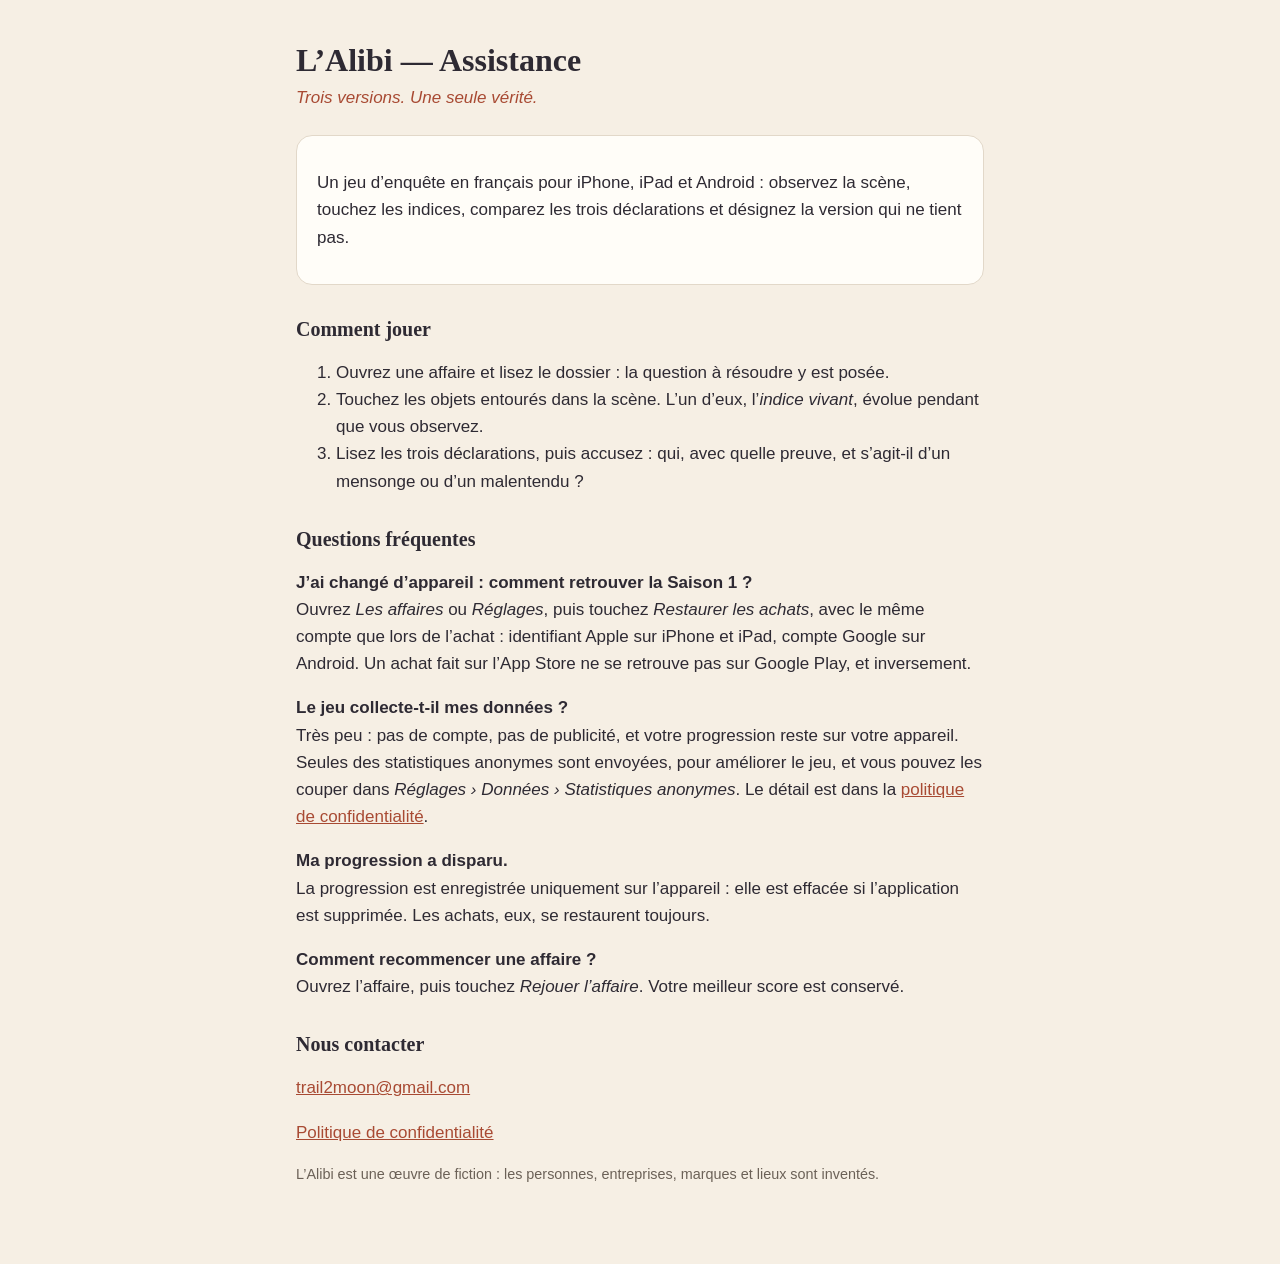
<file: index.html>
<!doctype html>
<html lang="fr">
<head>
  <meta charset="utf-8">
  <meta name="viewport" content="width=device-width, initial-scale=1">
  <title>L’Alibi — Assistance</title>
  <link rel="stylesheet" href="style.css">
</head>
<body>
<main>
  <h1>L’Alibi — Assistance</h1>
  <p class="tagline">Trois versions. Une seule vérité.</p>

  <div class="card">
    <p>Un jeu d’enquête en français pour iPhone, iPad et Android : observez la scène, touchez les indices, comparez les trois déclarations et désignez la version qui ne tient pas.</p>
  </div>

  <h2>Comment jouer</h2>
  <ol>
    <li>Ouvrez une affaire et lisez le dossier : la question à résoudre y est posée.</li>
    <li>Touchez les objets entourés dans la scène. L’un d’eux, l’<em>indice vivant</em>, évolue pendant que vous observez.</li>
    <li>Lisez les trois déclarations, puis accusez : qui, avec quelle preuve, et s’agit-il d’un mensonge ou d’un malentendu ?</li>
  </ol>

  <h2>Questions fréquentes</h2>
  <p><strong>J’ai changé d’appareil : comment retrouver la Saison 1 ?</strong><br>
  Ouvrez <em>Les affaires</em> ou <em>Réglages</em>, puis touchez <em>Restaurer les achats</em>, avec le même compte que lors de l’achat : identifiant Apple sur iPhone et iPad, compte Google sur Android. Un achat fait sur l’App Store ne se retrouve pas sur Google Play, et inversement.</p>
  <p><strong>Le jeu collecte-t-il mes données ?</strong><br>
  Très peu : pas de compte, pas de publicité, et votre progression reste sur votre appareil. Seules des statistiques anonymes sont envoyées, pour améliorer le jeu, et vous pouvez les couper dans <em>Réglages › Données › Statistiques anonymes</em>. Le détail est dans la <a href="confidentialite.html">politique de confidentialité</a>.</p>
  <p><strong>Ma progression a disparu.</strong><br>
  La progression est enregistrée uniquement sur l’appareil : elle est effacée si l’application est supprimée. Les achats, eux, se restaurent toujours.</p>
  <p><strong>Comment recommencer une affaire ?</strong><br>
  Ouvrez l’affaire, puis touchez <em>Rejouer l’affaire</em>. Votre meilleur score est conservé.</p>

  <h2>Nous contacter</h2>
  <p><a href="mailto:trail2moon@gmail.com">trail2moon@gmail.com</a></p>

  <p><a href="confidentialite.html">Politique de confidentialité</a></p>
  <p class="muted">L’Alibi est une œuvre de fiction : les personnes, entreprises, marques et lieux sont inventés.</p>
</main>
</body>
</html>
</file>
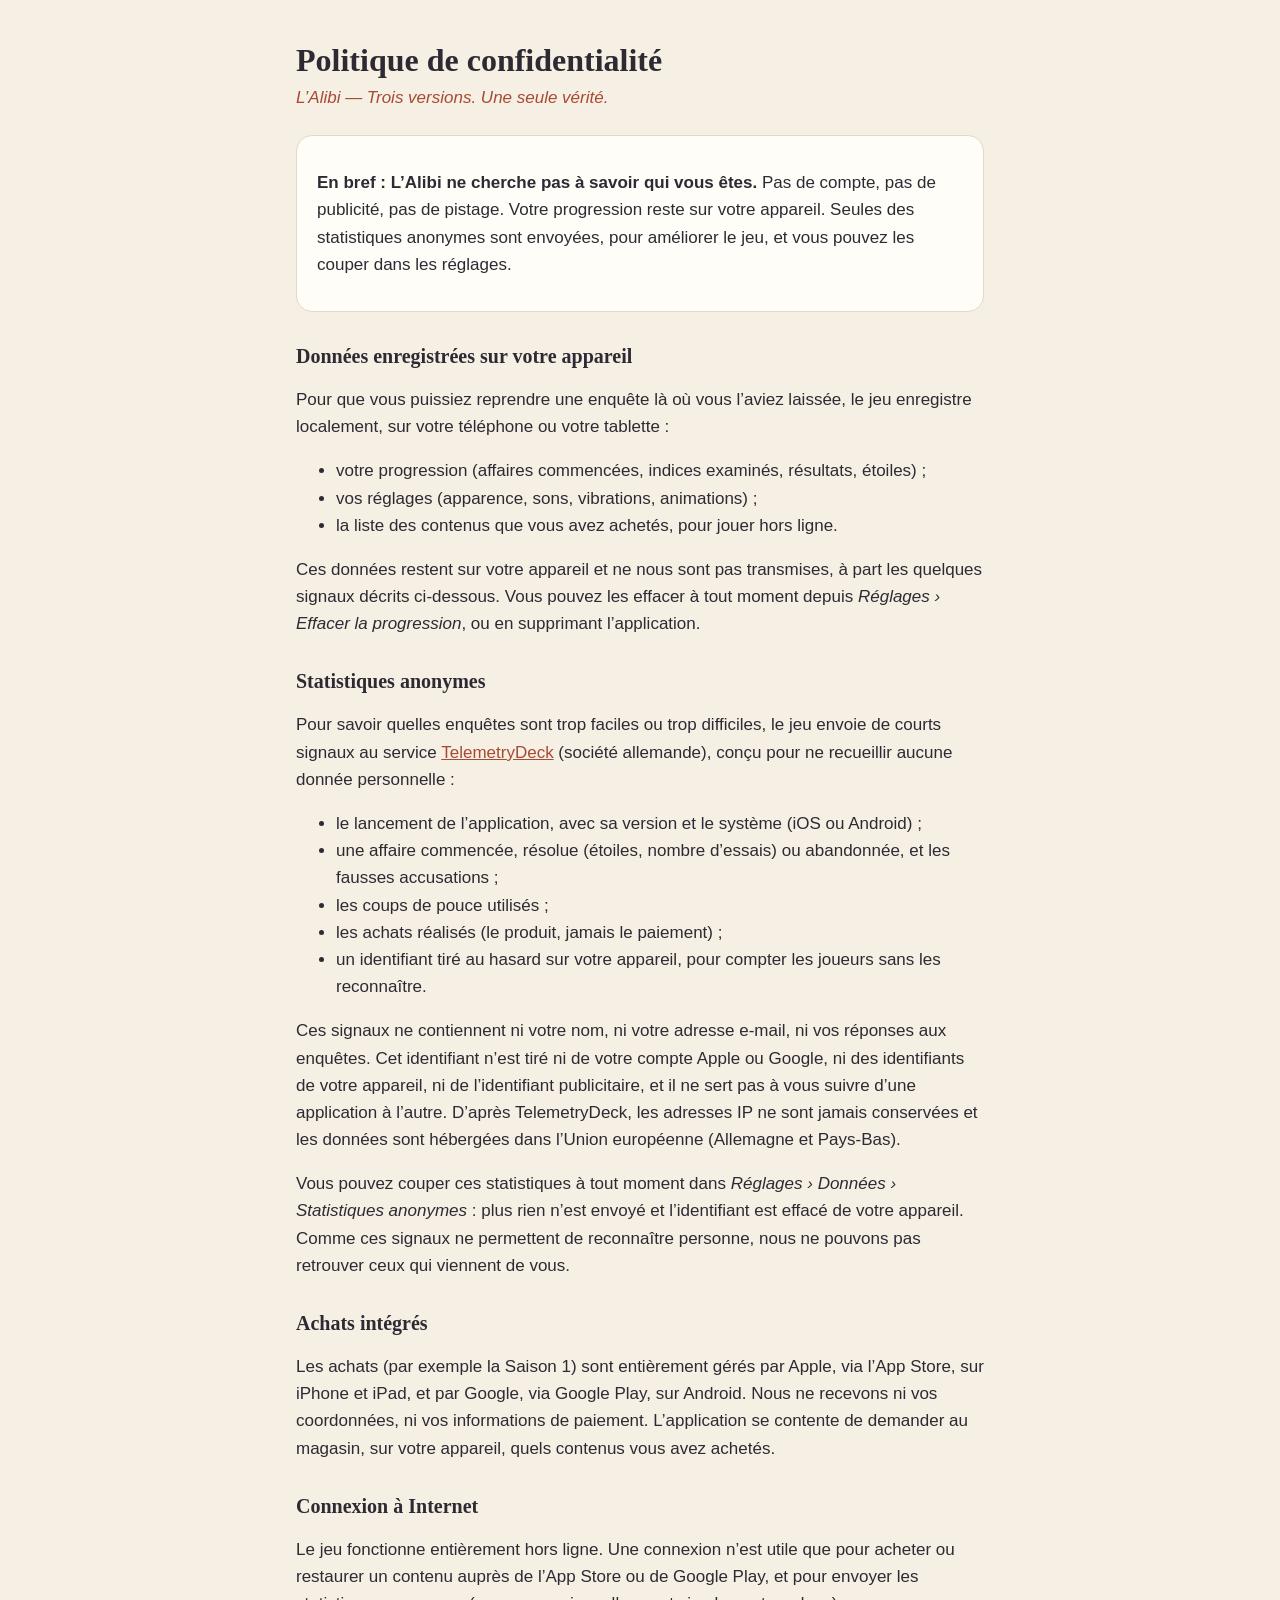
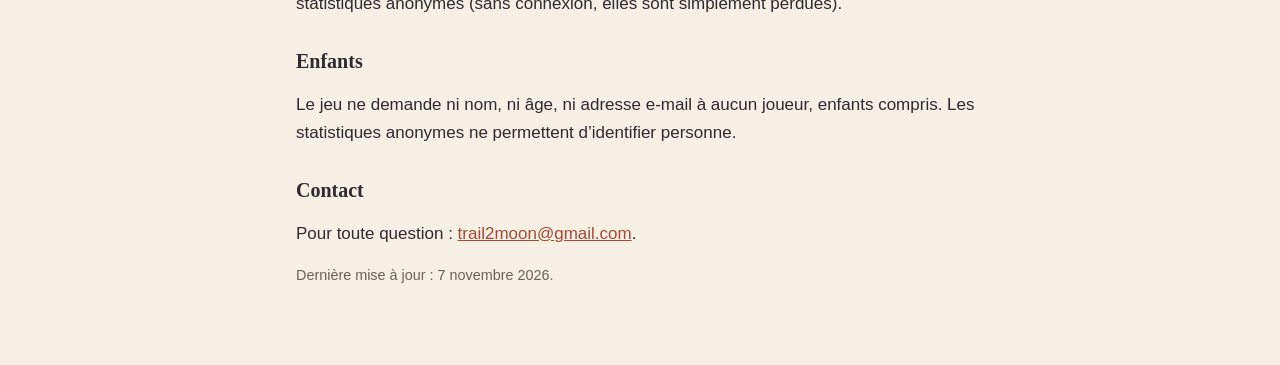
<file: confidentialite.html>
<!doctype html>
<html lang="fr">
<head>
  <meta charset="utf-8">
  <meta name="viewport" content="width=device-width, initial-scale=1">
  <title>L’Alibi — Politique de confidentialité</title>
  <link rel="stylesheet" href="style.css">
</head>
<body>
<main>
  <h1>Politique de confidentialité</h1>
  <p class="tagline">L’Alibi — Trois versions. Une seule vérité.</p>

  <div class="card">
    <p><strong>En bref : L’Alibi ne cherche pas à savoir qui vous êtes.</strong> Pas de compte, pas de publicité, pas de pistage. Votre progression reste sur votre appareil. Seules des statistiques anonymes sont envoyées, pour améliorer le jeu, et vous pouvez les couper dans les réglages.</p>
  </div>

  <h2>Données enregistrées sur votre appareil</h2>
  <p>Pour que vous puissiez reprendre une enquête là où vous l’aviez laissée, le jeu enregistre localement, sur votre téléphone ou votre tablette :</p>
  <ul>
    <li>votre progression (affaires commencées, indices examinés, résultats, étoiles) ;</li>
    <li>vos réglages (apparence, sons, vibrations, animations) ;</li>
    <li>la liste des contenus que vous avez achetés, pour jouer hors ligne.</li>
  </ul>
  <p>Ces données restent sur votre appareil et ne nous sont pas transmises, à part les quelques signaux décrits ci-dessous. Vous pouvez les effacer à tout moment depuis <em>Réglages › Effacer la progression</em>, ou en supprimant l’application.</p>

  <h2>Statistiques anonymes</h2>
  <p>Pour savoir quelles enquêtes sont trop faciles ou trop difficiles, le jeu envoie de courts signaux au service <a href="https://telemetrydeck.com">TelemetryDeck</a> (société allemande), conçu pour ne recueillir aucune donnée personnelle :</p>
  <ul>
    <li>le lancement de l’application, avec sa version et le système (iOS ou Android) ;</li>
    <li>une affaire commencée, résolue (étoiles, nombre d’essais) ou abandonnée, et les fausses accusations ;</li>
    <li>les coups de pouce utilisés ;</li>
    <li>les achats réalisés (le produit, jamais le paiement) ;</li>
    <li>un identifiant tiré au hasard sur votre appareil, pour compter les joueurs sans les reconnaître.</li>
  </ul>
  <p>Ces signaux ne contiennent ni votre nom, ni votre adresse e-mail, ni vos réponses aux enquêtes. Cet identifiant n’est tiré ni de votre compte Apple ou Google, ni des identifiants de votre appareil, ni de l’identifiant publicitaire, et il ne sert pas à vous suivre d’une application à l’autre. D’après TelemetryDeck, les adresses IP ne sont jamais conservées et les données sont hébergées dans l’Union européenne (Allemagne et Pays-Bas).</p>
  <p>Vous pouvez couper ces statistiques à tout moment dans <em>Réglages › Données › Statistiques anonymes</em> : plus rien n’est envoyé et l’identifiant est effacé de votre appareil. Comme ces signaux ne permettent de reconnaître personne, nous ne pouvons pas retrouver ceux qui viennent de vous.</p>

  <h2>Achats intégrés</h2>
  <p>Les achats (par exemple la Saison 1) sont entièrement gérés par Apple, via l’App Store, sur iPhone et iPad, et par Google, via Google Play, sur Android. Nous ne recevons ni vos coordonnées, ni vos informations de paiement. L’application se contente de demander au magasin, sur votre appareil, quels contenus vous avez achetés.</p>

  <h2>Connexion à Internet</h2>
  <p>Le jeu fonctionne entièrement hors ligne. Une connexion n’est utile que pour acheter ou restaurer un contenu auprès de l’App Store ou de Google Play, et pour envoyer les statistiques anonymes (sans connexion, elles sont simplement perdues).</p>

  <h2>Enfants</h2>
  <p>Le jeu ne demande ni nom, ni âge, ni adresse e-mail à aucun joueur, enfants compris. Les statistiques anonymes ne permettent d’identifier personne.</p>

  <h2>Contact</h2>
  <p>Pour toute question : <a href="mailto:trail2moon@gmail.com">trail2moon@gmail.com</a>.</p>

  <p class="muted">Dernière mise à jour : 7 novembre 2026.</p>
</main>
</body>
</html>
</file>
<file: style.css>
:root {
  --bg: #f6efe4;
  --surface: #fffdf8;
  --ink: #2e2a33;
  --muted: #6b6157;
  --accent: #a84a33;
  --line: #e2d8c9;
  color-scheme: light dark;
}
@media (prefers-color-scheme: dark) {
  :root {
    --bg: #1b1e28;
    --surface: #252a37;
    --ink: #f1e9dc;
    --muted: #a9a3b5;
    --accent: #ee9a85;
    --line: #343a4b;
  }
}
* { box-sizing: border-box; }
body {
  margin: 0;
  background: var(--bg);
  color: var(--ink);
  font: 17px/1.6 -apple-system, BlinkMacSystemFont, "Helvetica Neue", Arial, sans-serif;
}
main {
  max-width: 720px;
  margin: 0 auto;
  padding: 40px 16px 64px;
}
h1, h2 { font-family: ui-serif, "New York", Georgia, serif; line-height: 1.25; }
h1 { font-size: 2rem; margin: 0 0 4px; }
h2 { font-size: 1.25rem; margin: 32px 0 8px; }
.tagline { color: var(--accent); font-style: italic; margin: 0 0 24px; }
.card {
  background: var(--surface);
  border: 1px solid var(--line);
  border-radius: 16px;
  padding: 16px 20px;
}
a { color: var(--accent); }
.muted { color: var(--muted); font-size: 0.9rem; }
</file>
